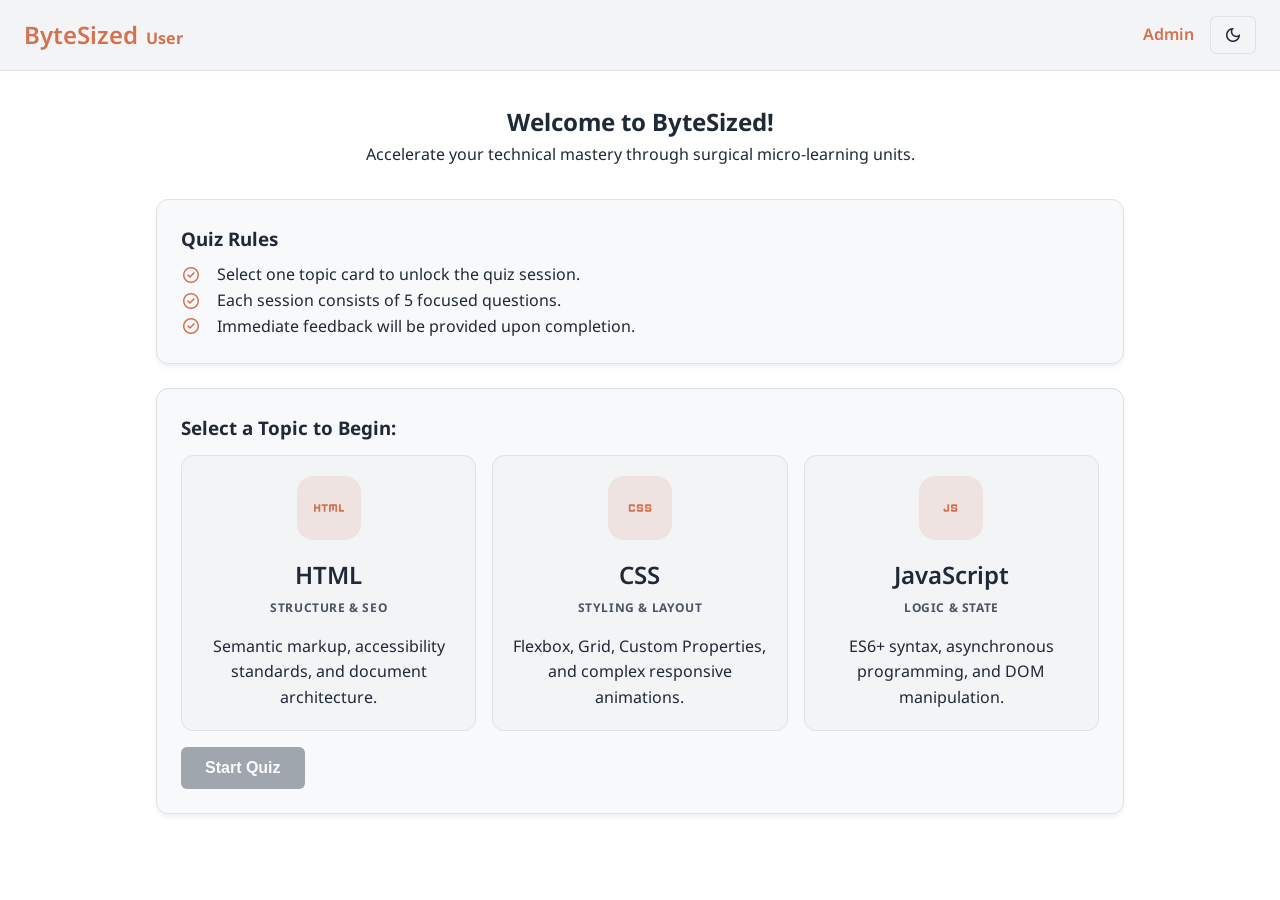
<file: index.html>
<!doctype html>
<html lang="en" data-theme="light">

<head>
  <meta charset="utf-8" />
  <meta name="viewport" content="width=device-width, initial-scale=1.0" />
  <title>ByteSized - Micro-Learning App</title>

  <link
    href="https://fonts.googleapis.com/css2?family=Noto+Sans:wght@400;600;700&family=JetBrains+Mono:wght@400;600;700&display=swap"
    rel="stylesheet" />
  <link
    href="https://fonts.googleapis.com/css2?family=Material+Symbols+Outlined:opsz,wght,FILL,GRAD@20..48,100..700,0..1,-50..200"
    rel="stylesheet" />

  <link rel="stylesheet" href="style.css" />
</head>

<body>
  <nav>
    <h2><a href="index.html" class="user-link">ByteSized <h3>User</h3></a></h2>
    <div class="nav-links">
      <a href="admin.html">Admin</a>
      <button id="theme-toggle" class="theme-toggle">
        <span id="theme-icon" class="material-symbols-outlined">dark_mode</span>
      </button>
    </div>
  </nav>

  <main id="app-container" class="fade-in">
    <section id="welcome-section" class="fade-in">
      <h1>Welcome to ByteSized!</h1>
      <p>
        Accelerate your technical mastery through surgical micro-learning
        units.
      </p>
    </section>

    <section id="quiz-rules-container" class="card">
      <h3>Quiz Rules</h3>

      <div class="quiz-rule">
        <span class="material-symbols-outlined">check_circle</span>
        <p>Select one topic card to unlock the quiz session.</p>
      </div>
      <div class="quiz-rule">
        <span class="material-symbols-outlined">check_circle</span>
        <p>Each session consists of 5 focused questions.</p>
      </div>
      <div class="quiz-rule">
        <span class="material-symbols-outlined">check_circle</span>
        <p>Immediate feedback will be provided upon completion.</p>
      </div>
    </section>

    <section class="topic-selection card fade-in" id="topic-selection-container">
      <h3>Select a Topic to Begin:</h3>
      <div class="topic-cards">
        <div class="topic-card" data-category="html">
          <div class="topic-icon-container">
            <span class="material-symbols-outlined icon" data-icon="html">html</span>
          </div>
          <div class="card-header">
            <h3 class="card-title">HTML</h3>
            <p class="card-subtitle">Structure & SEO</p>
          </div>
          <p class="class-description">
            Semantic markup, accessibility standards, and document
            architecture.
          </p>
        </div>

        <div class="topic-card" data-category="css">
          <div class="topic-icon-container">
            <span class="material-symbols-outlined icon" data-icon="css">css</span>
          </div>
          <div class="card-header">
            <h3 class="card-title">CSS</h3>
            <p class="card-subtitle">Styling & Layout</p>
          </div>
          <p class="class-description">
            Flexbox, Grid, Custom Properties, and complex responsive
            animations.
          </p>
        </div>

        <div class="topic-card" data-category="js">
          <div class="topic-icon-container">
            <span class="material-symbols-outlined icon" data-icon="js">javascript</span>
          </div>
          <div class="card-header">
            <h3 class="card-title">JavaScript</h3>
            <p class="card-subtitle">Logic & State</p>
          </div>
          <p class="class-description">
            ES6+ syntax, asynchronous programming, and DOM manipulation.
          </p>
        </div>
      </div>
      <button id="start-quiz-btn" disabled>Start Quiz</button>
    </section>

    <section id="quiz-container" class="card hidden">
      <div class="quiz-header">
        <span id="quiz-progress">Question 1 of 5</span>
        <span id="quiz-category-badge" class="badge">HTML</span>
      </div>
      <div class="question-container">
        <h2 id="question-text">Loading Question...</h2>
        <div id="options-container" class="options-grid"></div>
      </div>
      <button id="next-question-btn" disabled>Next Question</button>
    </section>

    <section id="view-results" class="card hidden">
      <div class="results-header">
        <h1>🥳 Quiz Complete</h1>
        <h2>You scored: <span id="final-score-display">0</span> out of <span id="total-questions-display">5</span></h2>
      </div>
      <div class="feedback-form-container">
        <p>
          Please complete the form below to save your result to the database:
        </p>

        <form action="post" id="feedback-form">
          <div class="form-group">
            <label for="student-name">Full Name:</label>
            <input type="text" id="student-name" required placeholder="e.g., Umer Khan" />
          </div>
          <div class="form-group">
            <label for="roll-number">Roll Number:</label>
            <input type="text" id="roll-number" required placeholder="e.g., F24-BDOCS-1M01001" />
          </div>

          <div class="form-group">
            <label for="quiz-category">Category</label>
            <select id="quiz-category" required>
              <option value="HTML">HTML</option>
              <option value="CSS">CSS</option>
              <option value="JS">JavaScript</option>
            </select>
          </div>

          <div class="form-group">
            <label for="difficulty-rating">Difficulty Rating (1-5)</label>
            <input type="number" id="difficulty-rating" min="1" max="5" required value="3" />
          </div>

          <div class="form-group">
            <label for="feedback-notes">Feedback / Notes</label>
            <textarea id="feedback-notes" rows="3" required
              placeholder="What did you learn or struggle with?"></textarea>
          </div>

          <button type="submit" id="submit-results-btn">
            Submit Results
          </button>
          <span id="form-error" class="error-text"></span>
        </form>
      </div>
    </section>
  </main>
  <script type="module" src="app.js"></script>
</body>

</html>
</file>
<file: style.css>
/* Variables Schemes */
:root,
[data-theme="light"] {
  --bg-primary: #ffffff;
  --bg-secondary: #f3f4f6;
  --text-primary: #1f2937;
  --text-secondary: #4b5563;
  --common-text: #e0e0e0;
  --accent: #d4714f;
  --accent2: #e0e0e0;
  /* Terracotta Orange */
  --accent-light: rgba(196, 84, 47, 0.1);
  --surface: #f8f9fa;
  --border: #dee2e6;
  --nav-admin: #a3553b;
  --shadow:
    0 4px 6px -1px rgba(0, 0, 0, 0.05), 0 2px 4px -1px rgba(0, 0, 0, 0.03);
  --radius-sm: 6px;
  --radius-md: 12px;
  --radius-lg: 20px;
  --font-sans: "Noto Sans", system-ui, sans-serif;
  --font-mono: "JetBrains Mono", monospace;
}

[data-theme="dark"] {
  --bg-primary: #1a1a2e;
  --bg-secondary: #0f0f1b;
  --text-primary: #e0e0e0;
  --text-secondary: #9ca3af;
  --common-text: #e0e0e0;
  --accent: #d4714f;
  --accent2: #e0e0e0;
  --accent-light: rgba(212, 113, 79, 0.15);
  --surface: #16213e;
  --border: #2a3a5e;
  /* --nav-admin: #020617; */
  --nav-admin: #a3553b;
  --shadow:
    0 10px 15px -3px rgba(0, 0, 0, 0.3), 0 4px 6px -2px rgba(0, 0, 0, 0.2);
}

/* Base rules */
* {
  margin: 0;
  padding: 0;
  box-sizing: border-box;
}

body {
  font-family: var(--font-sans);
  background-color: var(--bg-primary);
  color: var(--text-primary);
  line-height: 1.6;
  transition:
    background-color 0.3s ease,
    color 0.3s ease;
}

.material-symbols-outlined {
  font-size: 20px;
}

a {
  color: var(--accent);
  text-decoration: none;
  font-weight: 600;
}

/* Layouts */
nav {
  display: flex;
  justify-content: space-between;
  align-items: center;
  padding: 16px 24px;
  background-color: var(--bg-secondary);
  border-bottom: 1px solid var(--border);
  position: sticky;
  top: 0;
  z-index: 100;
}

nav h2 {
  display: flex;
}

.nav-links {
  display: flex;
  align-items: center;
  gap: 16px;
}

main {
  max-width: 1000px;
  margin: 0 auto;
  padding: 32px 16px;
}

#welcome-section {
  text-align: center;
  margin-bottom: 2rem;
}

#quiz-rules-container h3 {
  margin-bottom: 8px;
}

.quiz-rule span {
  color: var(--accent);
}

.card {
  background-color: var(--surface);
  border: 1px solid var(--border);
  border-radius: var(--radius-md);
  padding: 24px;
  box-shadow: var(--shadow);
}

button {
  background-color: var(--accent);
  color: var(--bg-primary);
  border: none;
  padding: 12px 24px;
  border-radius: var(--radius-sm);
  font-size: 16px;
  font-weight: bold;
  cursor: pointer;
  transition: opacity 0.2s ease;
}

button:hover {
  opacity: 0.9;
}

button:disabled {
  background-color: var(--text-secondary);
  cursor: not-allowed;
  opacity: 0.5;
}

.theme-toggle {
  background: transparent;
  color: var(--common-text);
  border: 1px solid var(--border);
  padding: 8px 12px;
  border-radius: var(--radius-sm);
  display: flex;
  align-items: center;
  gap: 8px;
}
[data-theme="light"] .theme-toggle {
  color: var(--text-primary);
  border-color: var(--border);
}

/* Utility classes */
.hidden {
  display: none !important;
  transition: all 0.3s ease;
}

.fade-in {
  animation: fadeIn 0.4s ease-in forwards;
}

/* Animations */
@keyframes fadeIn {
  from {
    opacity: 0;
    transform: translateY(10px);
  }

  to {
    opacity: 1;
    transform: translateY(0);
  }
}

.quiz-rule {
  display: flex;
  align-items: center;
  gap: 16px;
}

/* Topic selection cards */
.topic-selection {
  margin: 24px 0px;
}

.topic-cards {
  display: flex;
  gap: 16px;
  margin-top: 12px;
}

.topic-card {
  flex: 1;
  display: flex;
  flex-direction: column;
  align-items: center;
  text-align: center;
  padding: 20px;
  text-align: center;
  background-color: var(--bg-secondary);
  border: 1px solid var(--border);
  border-radius: var(--radius-md);
  cursor: pointer;
  transition: all 0.2s ease;
  box-shadow: 0 0 0 2px var(--accent-glow);
}

.topic-card:hover {
  border-color: var(--accent);
  background-color: var(--accent-light);
}

.topic-card.selected {
  background-color: var(--accent-light);
  border-color: var(--accent);
}

.topic-icon-container {
  width: 64px;
  height: 64px;
  background-color: var(--accent-light);
  border-radius: 25%;
  display: flex;
  align-items: center;
  justify-content: center;
  margin-bottom: 16px;
  transition: transform 0.3s ease;
}

.icon {
  font-size: 30px;
  color: var(--accent);
}

.card-header {
  margin-bottom: 16px;
}

.card-title {
  font-size: 1.5rem;
  font-weight: 600;
  color: var(--text-primary);
  margin: 0;
}

.card-subtitle {
  font-size: 12px;
  font-weight: 700;
  text-transform: uppercase;
  letter-spacing: 0.05em;
  color: var(--text-secondary);
  margin-top: 4px;
}

.card-description {
  font-size: 14px;
  line-height: 1.5;
  color: var(--text-secondary);
  opacity: 0.8;
  margin: 0;
}

.topic-selection button {
  margin-top: 16px;
}



/* Quiz UI */
.quiz-header {
  display: flex;
  justify-content: space-between;
  align-items: center;
  margin-bottom: 24px;
  font-size: 0.9rem;
  color: var(--text-secondary);
}

.badge {
  background-color: var(--accent-light);
  color: var(--accent);
  padding: 4px 12px;
  border-radius: var(--radius-lg);
  font-weight: bold;
}

.options-grid {
  display: grid;
  flex-direction: column;
  gap: 12px;
  margin: 24px 0;
}

.option-btn {
  background-color: var(--bg-secondary);
  color: var(--text-primary);
  border: 2px solid var(--border);
  text-align: left;
  font-family: var(--font-mono);
}

.option-btn:hover:not(:disabled) {
  border-color: var(--accent);
}

.option-btn.selected {
  background-color: var(--accent-light);
  border-color: var(--accent);
}

/* Form styles */
.form-group {
  margin-bottom: 16px;
}

label {
  display: block;
  margin-bottom: 8px;
  font-weight: 600;
  font-size: 0.9rem;
}

input,
select,
textarea {
  width: 100%;
  padding: 12px;
  border: 1px solid var(--border);
  border-radius: var(--radius-sm);
  background-color: var(--bg-primary);
  color: var(--text-primary);
  font-family: var(--font-sans);
}

input:focus,
select:focus,
textarea:focus {
  outline: none;
  border-color: var(--accent);
}

.error-text {
  color: #ef4444;
  font-size: 0.85rem;
  display: block;
  margin-top: 8px;
}


/* Admin Utility Classes */

.admin-nav {
  background-color: var(--nav-admin);
}

.admin-link {
  color: var(--accent2) !important;
  display: flex;
  align-items: baseline;
  gap: 8px;
}
.user-link {
  color: var(--accent) !important;
  display: flex;
  align-items: baseline;
  gap: 8px;
}

.admin-link h3,
.user-link h3 {
  font-size: 1rem;
}

.table-header {
  display: flex;
  justify-content: space-between;
  align-items: center;
  margin-bottom: 16px;
}

.table-wrapper {
  width: 100%;
  overflow-x: auto;
  /* Enables horizontal scroll on mobile */
  -webkit-overflow-scrolling: touch;
  border: 1px solid var(--border);
  border-radius: var(--radius-sm);
  background-color: var(--bg-primary);
}

table {
  width: 100%;
  border-collapse: collapse;
  text-align: left;
}

th,
td {
  padding: 12px 16px;
  border-bottom: 1px solid var(--border);
}

th {
  background-color: var(--bg-secondary);
  font-weight: 600;
  white-space: nowrap;
}

td {
  font-size: 0.9rem;
}

/* Action Buttons inside the table */
.action-btn {
  background: transparent;
  color: var(--text-secondary);
  padding: 6px;
  border-radius: 4px;
  cursor: pointer;
  transition: all 0.2s ease;
  display: inline-flex;
}

.action-btn:hover {
  background-color: var(--bg-secondary);
  color: var(--accent);
}

.action-btn.delete-btn:hover {
  color: #ef4444;
  /* Red for destructive actions */
}

.btn-icon {
  display: flex;
  align-items: center;
  justify-content: center;
  gap: 8px;
}

.form-container-spacing {
  margin-top: 12px;
}

.text-center {
  text-align: center;
}

.error-text-color {
  color: #ef4444;
}


.truncate-text {
  max-width: 300px;
  white-space: nowrap;
  overflow: hidden;
  text-overflow: ellipsis;
}

.mono-bold {
  font-family: var(--font-mono);
  font-weight: bold;
}


/* Statistics Card */
.stats-container {
  display: grid;
  grid-template-columns: repeat(4, 1fr);
  gap: 16px;
}

.stat-card {
  background-color: var(--surface);
  border: 1px solid var(--border);
  border-radius: var(--radius-md);
  padding: 20px;
  text-align: center;
  box-shadow: var(--shadow);
}

.stat-label {
  display: block;
  font-size: 0.85rem;
  font-weight: 600;
  color: var(--text-secondary);
  text-transform: uppercase;
  margin-bottom: 8px;
}

.stat-value {
  display: block;
  font-size: 2rem;
  font-weight: bold;
  color: var(--accent);
}

/* Custom Modal */
.modal-overlay {
  position: fixed;
  top: 0;
  left: 0;
  width: 100%;
  height: 100%;
  background-color: rgba(0, 0, 0, 0.5);
  display: flex;
  align-items: center;
  justify-content: center;
  z-index: 1000;
}

.modal-content {
  width: 90%;
  max-width: 400px;
  text-align: center;
}

.modal-actions {
  display: flex;
  justify-content: center;
  gap: 12px;
  margin-top: 24px;
}

.btn-secondary {
  background-color: var(--text-secondary);
}

.btn-danger {
  background-color: #ef4444;
}

.btn-danger:hover {
  background-color: #dc2626;
}

/* ----- Mobile Responsiveness ---------------------- */

@media (max-width: 768px) {

  .card {
    padding: 12px;
  }

  nav {
    padding: 8px;
    gap: 12px;
    text-align: center;
    font-size: 0.75rem;
  }

  .admin-link,
  .user-link {
    gap: 4px;
  }

  .admin-link h3,
  .user-link h3 {
    font-size: 0.75rem;
  }

  main {
    padding: 16px;
  }

  .topic-cards {
    flex-direction: column;
  }

  .table-header {
    flex-direction: column;
    align-items: flex-start;
    gap: 12px;
  }

  .table-header button {
    width: 100%;
    justify-content: center;
  }

  .stats-container {
    grid-template-columns: 1fr 1fr;
    /* 2x2 grid on mobile */
    gap: 8px;
  }

  th,
  td {
    padding: 6px 8px;
    border-bottom: 1px solid var(--border);
    font-size: 0.7rem;

  }

  /* Action Buttons inside the table */
  .action-btn {
    background: transparent;
    color: var(--text-secondary);
    padding: 6px;
    border-radius: 4px;
    cursor: pointer;
    transition: all 0.2s ease;
    display: inline-flex;
  }

  .modal-content p {
    font-size: 0.9rem;
    line-height: 1.4;
  }

  .modal-content h3 {
    font-size: 1.1rem;
    margin-bottom: 8px;
  }

  h1 {
    font-size: 1.5rem;
  }

  h2 {
    font-size: 1.25rem;
  }

  h3 {
    font-size: 1.1rem;
  }

  p {
    font-size: 0.9rem;
  }

  button {
    font-size: 0.9rem;
    padding: 10px 16px;
  }
}
</file>
